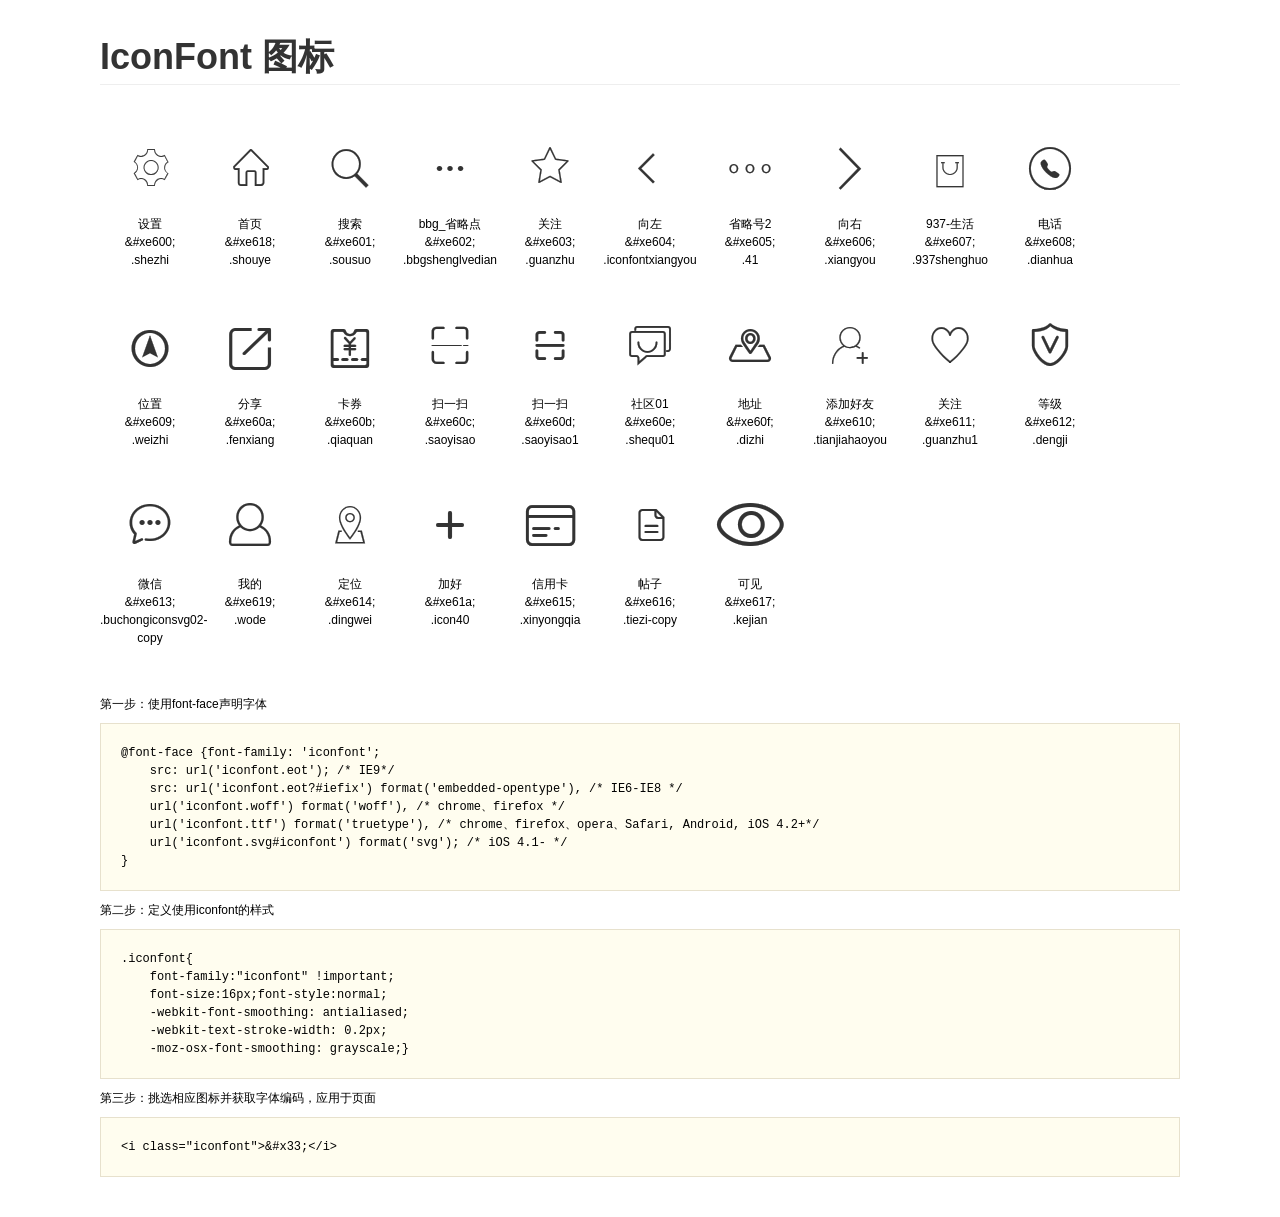
<file: images/iconfont/demo.html>
<!DOCTYPE html>
<html>
<head>
    <meta charset="utf-8"/>
    <title>IconFont</title>
    <link rel="stylesheet" href="demo.css">
    <link rel="stylesheet" href="iconfont.css">
</head>
<body>
    <div class="main">
        <h1>IconFont 图标</h1>
        <ul class="icon_lists clear">
            
                <li>
                <i class="icon iconfont">&#xe600;</i>
                    <div class="name">设置</div>
                    <div class="code">&amp;#xe600;</div>
                    <div class="fontclass">.shezhi</div>
                </li>
            
                <li>
                <i class="icon iconfont">&#xe618;</i>
                    <div class="name">首页</div>
                    <div class="code">&amp;#xe618;</div>
                    <div class="fontclass">.shouye</div>
                </li>
            
                <li>
                <i class="icon iconfont">&#xe601;</i>
                    <div class="name">搜索</div>
                    <div class="code">&amp;#xe601;</div>
                    <div class="fontclass">.sousuo</div>
                </li>
            
                <li>
                <i class="icon iconfont">&#xe602;</i>
                    <div class="name">bbg_省略点</div>
                    <div class="code">&amp;#xe602;</div>
                    <div class="fontclass">.bbgshenglvedian</div>
                </li>
            
                <li>
                <i class="icon iconfont">&#xe603;</i>
                    <div class="name">关注</div>
                    <div class="code">&amp;#xe603;</div>
                    <div class="fontclass">.guanzhu</div>
                </li>
            
                <li>
                <i class="icon iconfont">&#xe604;</i>
                    <div class="name">向左</div>
                    <div class="code">&amp;#xe604;</div>
                    <div class="fontclass">.iconfontxiangyou</div>
                </li>
            
                <li>
                <i class="icon iconfont">&#xe605;</i>
                    <div class="name">省略号2</div>
                    <div class="code">&amp;#xe605;</div>
                    <div class="fontclass">.41</div>
                </li>
            
                <li>
                <i class="icon iconfont">&#xe606;</i>
                    <div class="name">向右</div>
                    <div class="code">&amp;#xe606;</div>
                    <div class="fontclass">.xiangyou</div>
                </li>
            
                <li>
                <i class="icon iconfont">&#xe607;</i>
                    <div class="name">937-生活</div>
                    <div class="code">&amp;#xe607;</div>
                    <div class="fontclass">.937shenghuo</div>
                </li>
            
                <li>
                <i class="icon iconfont">&#xe608;</i>
                    <div class="name">电话</div>
                    <div class="code">&amp;#xe608;</div>
                    <div class="fontclass">.dianhua</div>
                </li>
            
                <li>
                <i class="icon iconfont">&#xe609;</i>
                    <div class="name">位置</div>
                    <div class="code">&amp;#xe609;</div>
                    <div class="fontclass">.weizhi</div>
                </li>
            
                <li>
                <i class="icon iconfont">&#xe60a;</i>
                    <div class="name">分享</div>
                    <div class="code">&amp;#xe60a;</div>
                    <div class="fontclass">.fenxiang</div>
                </li>
            
                <li>
                <i class="icon iconfont">&#xe60b;</i>
                    <div class="name">卡券</div>
                    <div class="code">&amp;#xe60b;</div>
                    <div class="fontclass">.qiaquan</div>
                </li>
            
                <li>
                <i class="icon iconfont">&#xe60c;</i>
                    <div class="name">扫一扫</div>
                    <div class="code">&amp;#xe60c;</div>
                    <div class="fontclass">.saoyisao</div>
                </li>
            
                <li>
                <i class="icon iconfont">&#xe60d;</i>
                    <div class="name">扫一扫</div>
                    <div class="code">&amp;#xe60d;</div>
                    <div class="fontclass">.saoyisao1</div>
                </li>
            
                <li>
                <i class="icon iconfont">&#xe60e;</i>
                    <div class="name">社区01</div>
                    <div class="code">&amp;#xe60e;</div>
                    <div class="fontclass">.shequ01</div>
                </li>
            
                <li>
                <i class="icon iconfont">&#xe60f;</i>
                    <div class="name">地址</div>
                    <div class="code">&amp;#xe60f;</div>
                    <div class="fontclass">.dizhi</div>
                </li>
            
                <li>
                <i class="icon iconfont">&#xe610;</i>
                    <div class="name">添加好友</div>
                    <div class="code">&amp;#xe610;</div>
                    <div class="fontclass">.tianjiahaoyou</div>
                </li>
            
                <li>
                <i class="icon iconfont">&#xe611;</i>
                    <div class="name">关注</div>
                    <div class="code">&amp;#xe611;</div>
                    <div class="fontclass">.guanzhu1</div>
                </li>
            
                <li>
                <i class="icon iconfont">&#xe612;</i>
                    <div class="name">等级</div>
                    <div class="code">&amp;#xe612;</div>
                    <div class="fontclass">.dengji</div>
                </li>
            
                <li>
                <i class="icon iconfont">&#xe613;</i>
                    <div class="name">微信</div>
                    <div class="code">&amp;#xe613;</div>
                    <div class="fontclass">.buchongiconsvg02-copy</div>
                </li>
            
                <li>
                <i class="icon iconfont">&#xe619;</i>
                    <div class="name">我的</div>
                    <div class="code">&amp;#xe619;</div>
                    <div class="fontclass">.wode</div>
                </li>
            
                <li>
                <i class="icon iconfont">&#xe614;</i>
                    <div class="name">定位</div>
                    <div class="code">&amp;#xe614;</div>
                    <div class="fontclass">.dingwei</div>
                </li>
            
                <li>
                <i class="icon iconfont">&#xe61a;</i>
                    <div class="name">加好</div>
                    <div class="code">&amp;#xe61a;</div>
                    <div class="fontclass">.icon40</div>
                </li>
            
                <li>
                <i class="icon iconfont">&#xe615;</i>
                    <div class="name">信用卡</div>
                    <div class="code">&amp;#xe615;</div>
                    <div class="fontclass">.xinyongqia</div>
                </li>
            
                <li>
                <i class="icon iconfont">&#xe616;</i>
                    <div class="name">帖子</div>
                    <div class="code">&amp;#xe616;</div>
                    <div class="fontclass">.tiezi-copy</div>
                </li>
            
                <li>
                <i class="icon iconfont">&#xe617;</i>
                    <div class="name">可见</div>
                    <div class="code">&amp;#xe617;</div>
                    <div class="fontclass">.kejian</div>
                </li>
            
        </ul>


        <div class="helps">
            第一步：使用font-face声明字体
            <pre>
@font-face {font-family: 'iconfont';
    src: url('iconfont.eot'); /* IE9*/
    src: url('iconfont.eot?#iefix') format('embedded-opentype'), /* IE6-IE8 */
    url('iconfont.woff') format('woff'), /* chrome、firefox */
    url('iconfont.ttf') format('truetype'), /* chrome、firefox、opera、Safari, Android, iOS 4.2+*/
    url('iconfont.svg#iconfont') format('svg'); /* iOS 4.1- */
}
</pre>
第二步：定义使用iconfont的样式
            <pre>
.iconfont{
    font-family:"iconfont" !important;
    font-size:16px;font-style:normal;
    -webkit-font-smoothing: antialiased;
    -webkit-text-stroke-width: 0.2px;
    -moz-osx-font-smoothing: grayscale;}
</pre>
第三步：挑选相应图标并获取字体编码，应用于页面
<pre>
&lt;i class="iconfont"&gt;&amp;#x33;&lt;/i&gt;
</pre>
        </div>

    </div>
</body>
</html>
</file>
<file: images/iconfont/demo.css>
*{margin: 0;padding: 0;list-style: none;}
/*
KISSY CSS Reset
理念：1. reset 的目的不是清除浏览器的默认样式，这仅是部分工作。清除和重置是紧密不可分的。
2. reset 的目的不是让默认样式在所有浏览器下一致，而是减少默认样式有可能带来的问题。
3. reset 期望提供一套普适通用的基础样式。但没有银弹，推荐根据具体需求，裁剪和修改后再使用。
特色：1. 适应中文；2. 基于最新主流浏览器。
维护：玉伯<lifesinger@gmail.com>, 正淳<ragecarrier@gmail.com>
 */

/** 清除内外边距 **/
body, h1, h2, h3, h4, h5, h6, hr, p, blockquote, /* structural elements 结构元素 */
dl, dt, dd, ul, ol, li, /* list elements 列表元素 */
pre, /* text formatting elements 文本格式元素 */
form, fieldset, legend, button, input, textarea, /* form elements 表单元素 */
th, td /* table elements 表格元素 */ {
  margin: 0;
  padding: 0;
}

/** 设置默认字体 **/
body,
button, input, select, textarea /* for ie */ {
  font: 12px/1.5 tahoma, arial, \5b8b\4f53, sans-serif;
}
h1, h2, h3, h4, h5, h6 { font-size: 100%; }
address, cite, dfn, em, var { font-style: normal; } /* 将斜体扶正 */
code, kbd, pre, samp { font-family: courier new, courier, monospace; } /* 统一等宽字体 */
small { font-size: 12px; } /* 小于 12px 的中文很难阅读，让 small 正常化 */

/** 重置列表元素 **/
ul, ol { list-style: none; }

/** 重置文本格式元素 **/
a { text-decoration: none; }
a:hover { text-decoration: underline; }


/** 重置表单元素 **/
legend { color: #000; } /* for ie6 */
fieldset, img { border: 0; } /* img 搭车：让链接里的 img 无边框 */
button, input, select, textarea { font-size: 100%; } /* 使得表单元素在 ie 下能继承字体大小 */
/* 注：optgroup 无法扶正 */

/** 重置表格元素 **/
table { border-collapse: collapse; border-spacing: 0; }

/* 清除浮动 */
.ks-clear:after, .clear:after {
  content: '\20';
  display: block;
  height: 0;
  clear: both;
}
.ks-clear, .clear {
  *zoom: 1;
}

.main {padding: 30px 100px;}
.main h1{font-size:36px; color:#333; text-align:left;margin-bottom:30px; border-bottom: 1px solid #eee;}

.helps{margin-top:40px;}
.helps pre{
  padding:20px;
  margin:10px 0;
  border:solid 1px #e7e1cd;
  background-color: #fffdef;
  overflow: auto;
}

.icon_lists li{
  float:left;
  width: 100px;
  height:180px;
  text-align: center;
}
.icon_lists .icon{
  font-size: 42px;
  line-height: 100px;
  margin: 10px 0;
  color:#333;
  -webkit-transition: font-size 0.25s ease-out 0s;
  -moz-transition: font-size 0.25s ease-out 0s;
  transition: font-size 0.25s ease-out 0s;

}
.icon_lists .icon:hover{
  font-size: 100px;
}
</file>
<file: images/iconfont/iconfont.css>
@font-face {font-family: "iconfont";
  src: url('iconfont.eot?t=1471523346'); /* IE9*/
  src: url('iconfont.eot?t=1471523346#iefix') format('embedded-opentype'), /* IE6-IE8 */
  url('iconfont.woff?t=1471523346') format('woff'), /* chrome, firefox */
  url('iconfont.ttf?t=1471523346') format('truetype'), /* chrome, firefox, opera, Safari, Android, iOS 4.2+*/
  url('iconfont.svg?t=1471523346#iconfont') format('svg'); /* iOS 4.1- */
}

.iconfont {
  font-family:"iconfont" !important;
  font-size:16px;
  font-style:normal;
  -webkit-font-smoothing: antialiased;
  -webkit-text-stroke-width: 0.2px;
  -moz-osx-font-smoothing: grayscale;
}
.icon-shezhi:before { content: "\e600"; }
.icon-shouye:before { content: "\e618"; }
.icon-sousuo:before { content: "\e601"; }
.icon-bbgshenglvedian:before { content: "\e602"; }
.icon-guanzhu:before { content: "\e603"; }
.icon-iconfontxiangyou:before { content: "\e604"; }
.icon-41:before { content: "\e605"; }
.icon-xiangyou:before { content: "\e606"; }
.icon-937shenghuo:before { content: "\e607"; }
.icon-dianhua:before { content: "\e608"; }
.icon-weizhi:before { content: "\e609"; }
.icon-fenxiang:before { content: "\e60a"; }
.icon-qiaquan:before { content: "\e60b"; }
.icon-saoyisao:before { content: "\e60c"; }
.icon-saoyisao1:before { content: "\e60d"; }
.icon-shequ01:before { content: "\e60e"; }
.icon-dizhi:before { content: "\e60f"; }
.icon-tianjiahaoyou:before { content: "\e610"; }
.icon-guanzhu1:before { content: "\e611"; }
.icon-dengji:before { content: "\e612"; }
.icon-buchongiconsvg02-copy:before { content: "\e613"; }
.icon-wode:before { content: "\e619"; }
.icon-dingwei:before { content: "\e614"; }
.icon-icon40:before { content: "\e61a"; }
.icon-xinyongqia:before { content: "\e615"; }
.icon-tiezi-copy:before { content: "\e616"; }
.icon-kejian:before { content: "\e617"; }
</file>
